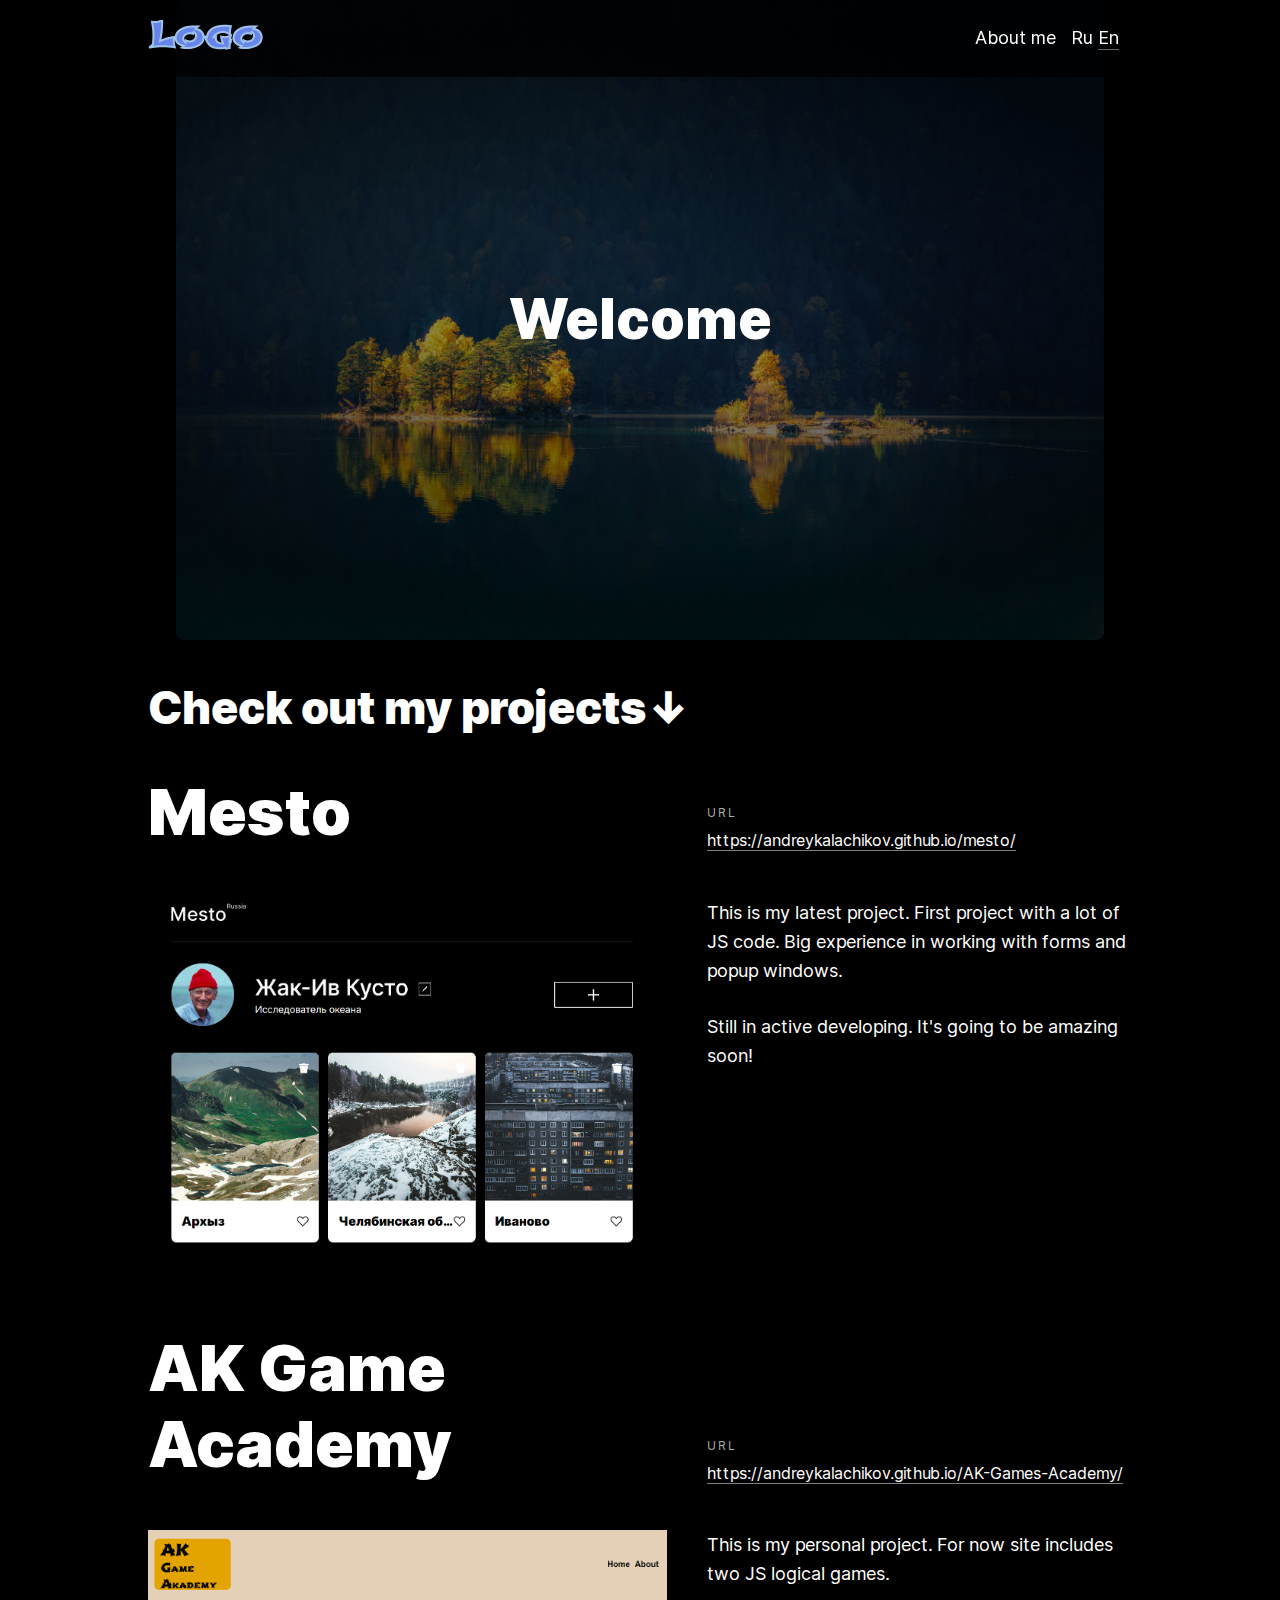
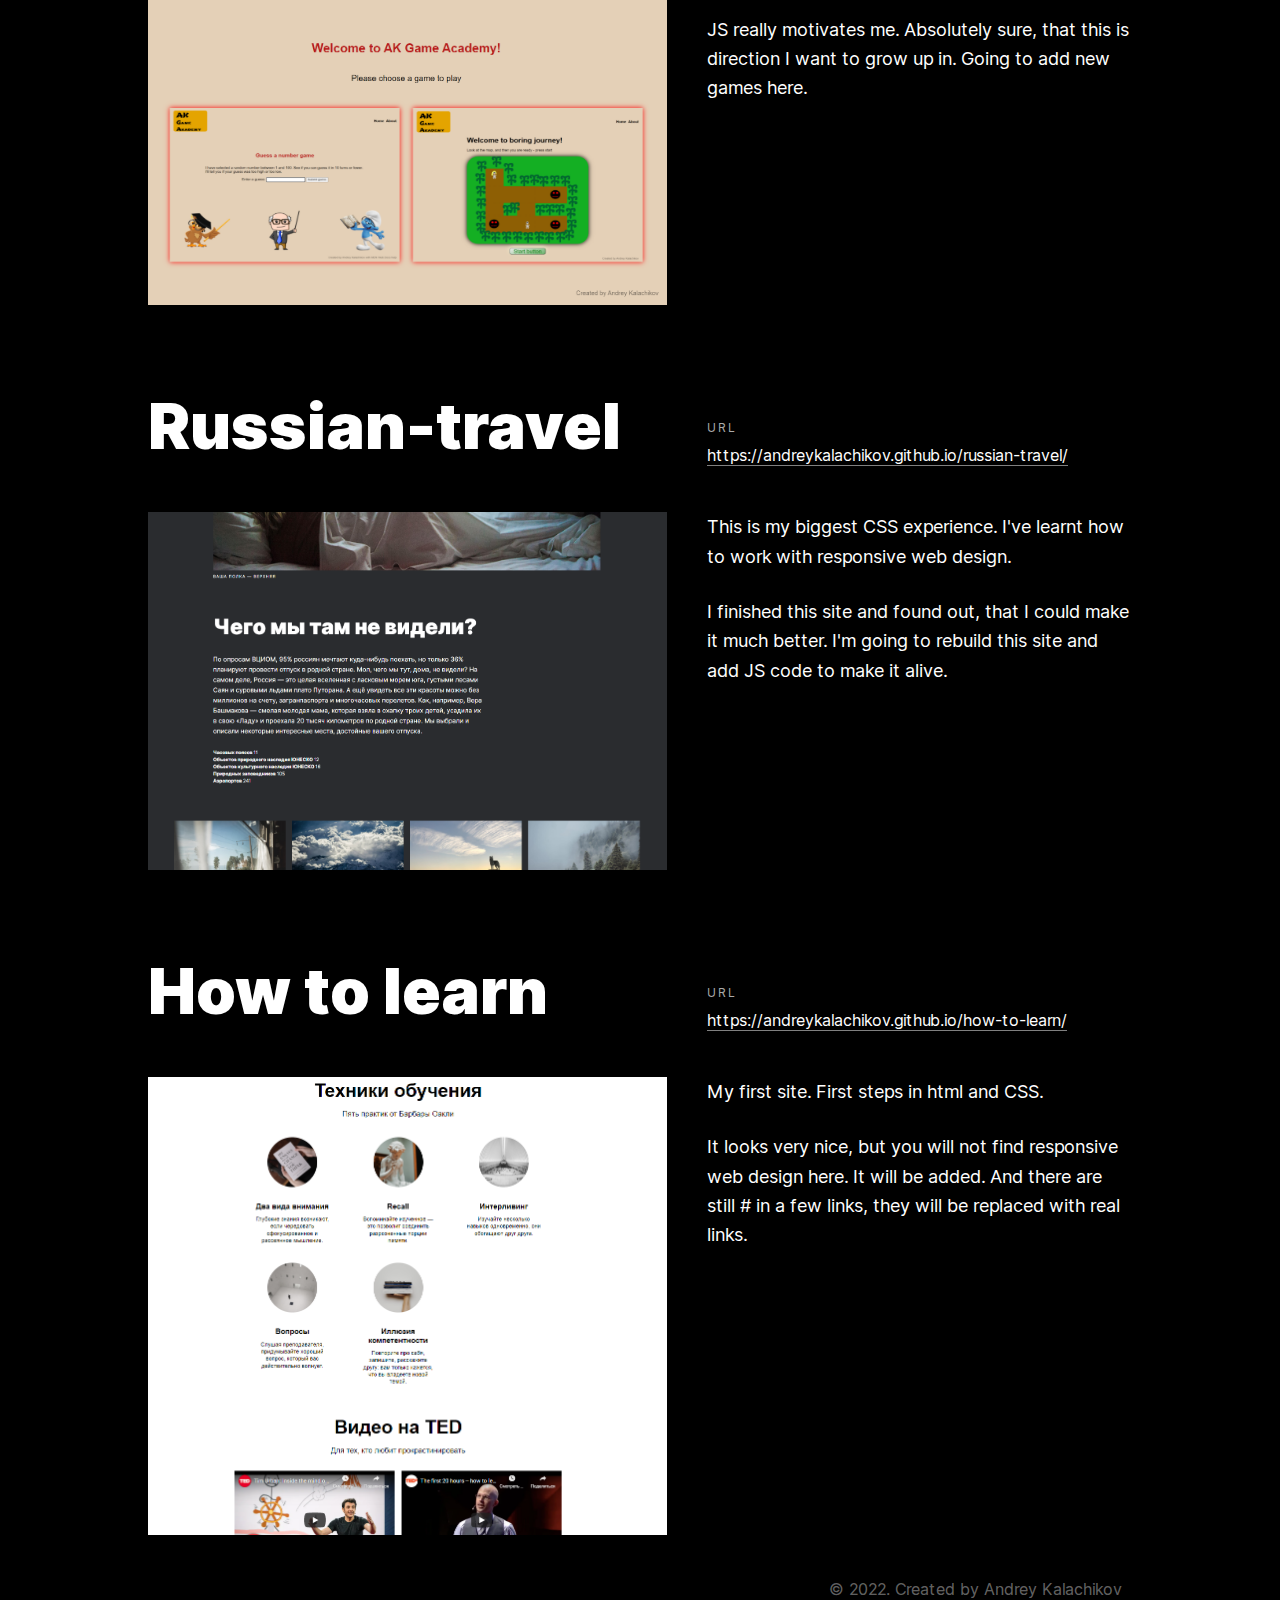
<file: index.html>
<!DOCTYPE html>
<html lang="en">
<head>
  <meta charset="UTF-8">
  <meta http-equiv="X-UA-Compatible" content="IE=edge">
  <meta name="viewport" content="width=device-width, initial-scale=1.0">
  <link rel="stylesheet" href="./portfolio.css">
  <link rel="icon" href='./images/main_icon.png' type="image"> <!-- https://www.flaticon.com/ru/free-icons/ Портфолио иконки от Good Ware - Flaticon -->
  <title>Portfolio</title>
</head>

<body class="page">
  <div class="page__container">

    <header class="header">
      <img src="./images/Logo2.svg" alt="Logo" class="header__logo">
      <nav class="header__menu">
        <a href="./about_me_page/about.html" class="header__link links">About me</a>
        <p class="header__lang-selector links" id="Ru">Ru</p>
        <p class="header__lang-selector header__lang-selector_type_active links" id="En">En</p>
      </nav>
    </header>

      <section class="welcome-section">
        <h1 class="welcome-section__title">Welcome</h1>
      </section>

      <section class="works section" aria-label="Works">
        <h2 class="works__main-title">Check out my projects↓</h2>
        <article class="works__card">
          <h3 class="works__title">Mesto</h3>
          <a href="https://andreykalachikov.github.io/mesto/" class="works__img-link" target="_blank" title="Go to https://andreykalachikov.github.io/mesto/">
            <img src="./images/mesto.png" alt="project Mesto" class="works__image">
          </a>
          <div class="works__website">
            <p class="works__url-heading">URL</p>
            <a href="https://andreykalachikov.github.io/mesto/" class="works__link links" target="_blank">https://andreykalachikov.github.io/mesto/</a>
          </div>
          <div>
            <p class="works__paragraph">This is my latest project. First project with a lot of JS code. Big experience in working with forms and popup windows.</p>
            <p class="works__paragraph">Still in active developing. It's going to be amazing soon!</p>
          </div>
        </article>

        <article class="works__card">
          <h3 class="works__title">AK Game Academy</h3>
          <a href="https://andreykalachikov.github.io/AK-Games-Academy/" class="works__img-link" target="_blank" title="Go to https://andreykalachikov.github.io/AK-Games-Academy/">
            <img src="./images/Games.png" alt="project AK Game Academy" class="works__image">
          </a>
          <div class="works__website">
            <p class="works__url-heading">URL</p>
            <a href="https://andreykalachikov.github.io/AK-Games-Academy/" class="works__link links" target="_blank">https://andreykalachikov.github.io/AK-Games-Academy/</a>
          </div>
          <div>
            <p class="works__paragraph">This is my personal project. For now site includes two JS logical games.</p>
            <p class="works__paragraph">JS really motivates me. Absolutely sure, that this is direction I want to grow up in. Going to add new games here.</p>
          </div>
        </article>

        <article class="works__card">
          <h3 class="works__title">Russian-travel</h3>
          <a href="https://andreykalachikov.github.io/russian-travel/" class="works__img-link" target="_blank" title="Go to https://andreykalachikov.github.io/russian-travel/">
            <img src="./images/Russian-travel.png" alt="project Russian-travel" class="works__image">
          </a>
          <div class="works__website">
            <p class="works__url-heading">URL</p>
            <a href="https://andreykalachikov.github.io/russian-travel/" class="works__link links" target="_blank">https://andreykalachikov.github.io/russian-travel/</a>
          </div>
          <div>
            <p class="works__paragraph">This is my biggest CSS experience. I've learnt how to work with responsive web design.</p>
            <p class="works__paragraph">I finished this site and found out, that I could make it much better. I'm going to rebuild this site and add JS code to make it alive.</p>
          </div>
        </article>

        <article class="works__card">
          <h3 class="works__title">How to learn</h3>
          <a href="https://andreykalachikov.github.io/how-to-learn/" class="works__img-link" target="_blank" title="Go to https://andreykalachikov.github.io/how-to-learn/">
            <img src="./images/howtolearn.png" alt="project How to learn" class="works__image">
          </a>
          <div class="works__website">
            <p class="works__url-heading">URL</p>
            <a href="https://andreykalachikov.github.io/how-to-learn/" class="works__link links" target="_blank">https://andreykalachikov.github.io/how-to-learn/</a>
          </div>
          <div>
            <p class="works__paragraph">My first site. First steps in html and CSS.</p>
            <p class="works__paragraph">It looks very nice, but you will not find responsive web design here. It will be added. And there are still # in a few links, they will be replaced with real links.</p>
          </div>
        </article>

      </section>

    <footer class="footer">
      <p class="footer__copyright">© 2022. Created by Andrey Kalachikov</p>
    </footer>

  </div>
</body>
<script src="./scripts/content.js"></script>
<script src="./scripts/portfolio.js"></script>
</html>
</file>
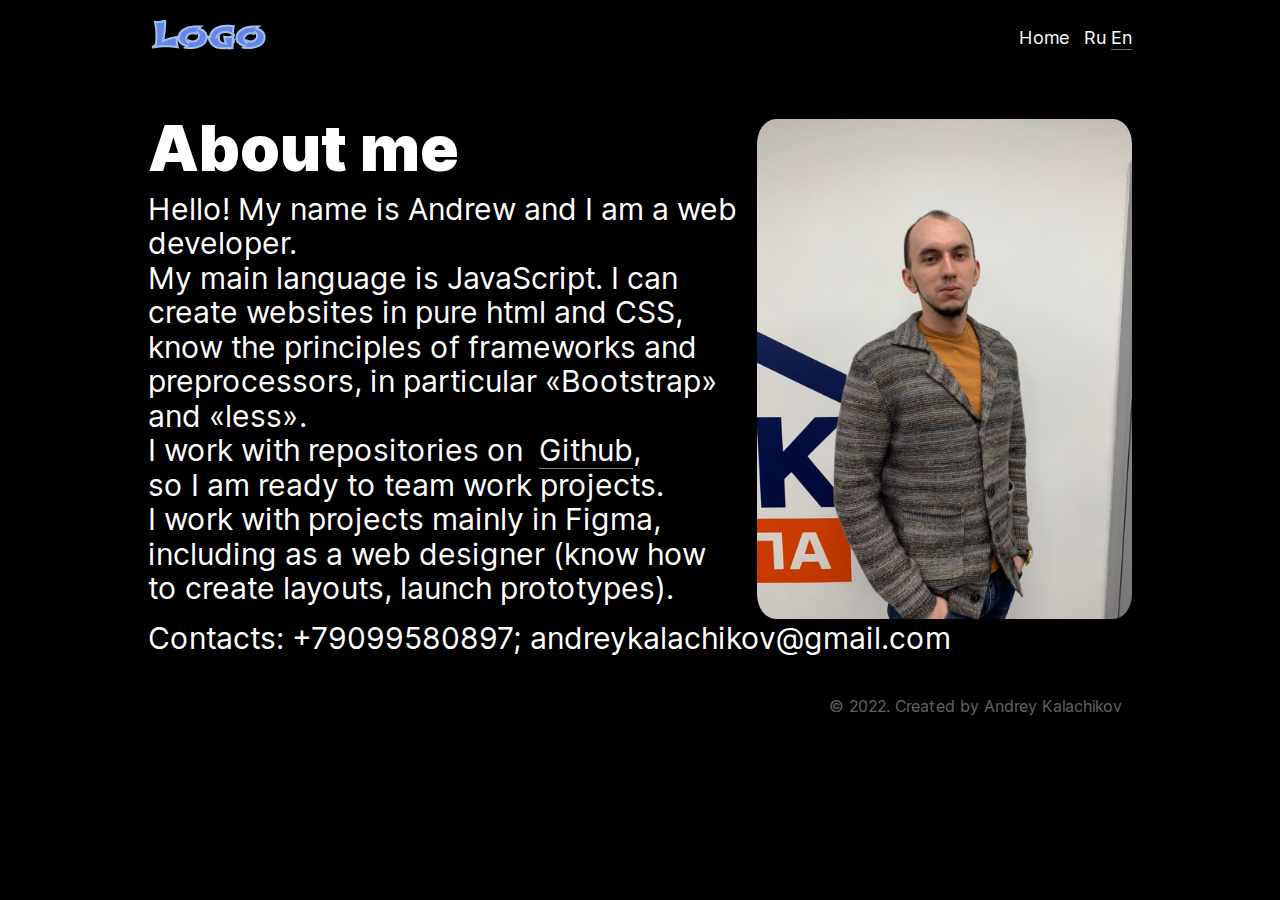
<file: about_me_page/about.html>
<!DOCTYPE html>
<html lang="en">
<head>
  <meta charset="UTF-8">
  <meta http-equiv="X-UA-Compatible" content="IE=edge">
  <meta name="viewport" content="width=device-width, initial-scale=1.0">
  <link rel="stylesheet" href="../portfolio.css">
  <title>Portfolio</title>
</head>

<body class="page">
  <div class="page__container">

    <header class="header_position_static">
      <img src="../images/Logo2.svg" alt="Логотип" class="header__logo">
      <nav class="header__menu">
        <a href="../index.html" class="header__link links">Home</a>
        <p class="header__lang-selector links" id="AboutRu">Ru</p>
        <p class="header__lang-selector header__lang-selector_type_active links" id="AboutEn">En</p>
      </nav>
    </header>

    <main class="about section">
      <img class="about__image" src="../images/portfolio_photo.jpg" alt="portfolio photo">
      <div class="about__container">
        <h2 class="about__title">About me</h2>
        <p class="about__text">Hello! My&nbsp;name is&nbsp;Andrew and I&nbsp;am a&nbsp;web developer. <br> My&nbsp;main language is&nbsp;JavaScript. I&nbsp;can create websites in&nbsp;pure html and CSS, know the principles of&nbsp;frameworks and preprocessors, in&nbsp;particular &laquo;Bootstrap&raquo; and &laquo;less&raquo;. <br> I&nbsp;work with repositories on&nbsp; <a href="https://github.com/AndreyKalachikov" class="about__span-link links" target="_blank">Github</a>, so&nbsp;I&nbsp;am ready to&nbsp;team work projects. <br> I&nbsp;work with projects mainly in&nbsp;Figma, including as&nbsp;a&nbsp;web designer (know how to&nbsp;create layouts, launch prototypes).</p>
        <p class="about__text">Contacts: +79099580897; andreykalachikov@gmail.com</p>
      </div>
    </main>

    <footer class="footer">
      <p class="footer__copyright">© 2022. Created by Andrey Kalachikov</p>
    </footer>

  </div>
</body>
<script src="../scripts/about.js"></script>
</html>
</file>
<file: portfolio.css>
@import url(./vendor/normalize.css);
@import url(./vendor/fonts/fonts.css);

@import url(./blocks/page/page.css);
@import url(./blocks/page/__container/page__container.css);

@import url(./blocks/mix/section.css);
@import url(./blocks/mix/links.css);

@import url(./blocks/header/header.css);
@import url(./blocks/header/_position/header_position_static.css);
@import url(./blocks/header/__menu/header__menu.css);
@import url(./blocks/header/__lang-selector/header__lang-selector.css);
@import url(./blocks/header/__lang-selector/__type/header__lang-selector_type_active.css);

@import url(./blocks/welcome-section/welcome-section.css);
@import url(./blocks/welcome-section/__title/welcome-section__title.css);

@import url(./blocks/works/__card/works__card.css);
@import url(./blocks/works/__main-title/works__main-title.css);
@import url(./blocks/works/__title/works__title.css);
@import url(./blocks/works/__img-link/works__img-link.css);
@import url(./blocks/works/__image/works__image.css);
@import url(./blocks/works/__website/works__website.css);
@import url(./blocks/works/__url-heading/works__url-heading.css);
@import url(./blocks/works/__link/works__link.css);
@import url(./blocks/works/__paragraph/works__paragraph.css);

@import url(./blocks/about/__image/about__image.css);
@import url(./blocks/about/__title/about__title.css);
@import url(./blocks/about/__text/about__text.css);
@import url(./blocks/about/__span-link/about__span-link.css);

@import url(./blocks/footer/footer.css);
@import url(./blocks/footer/__copyright/footer__copyright.css);
</file>
